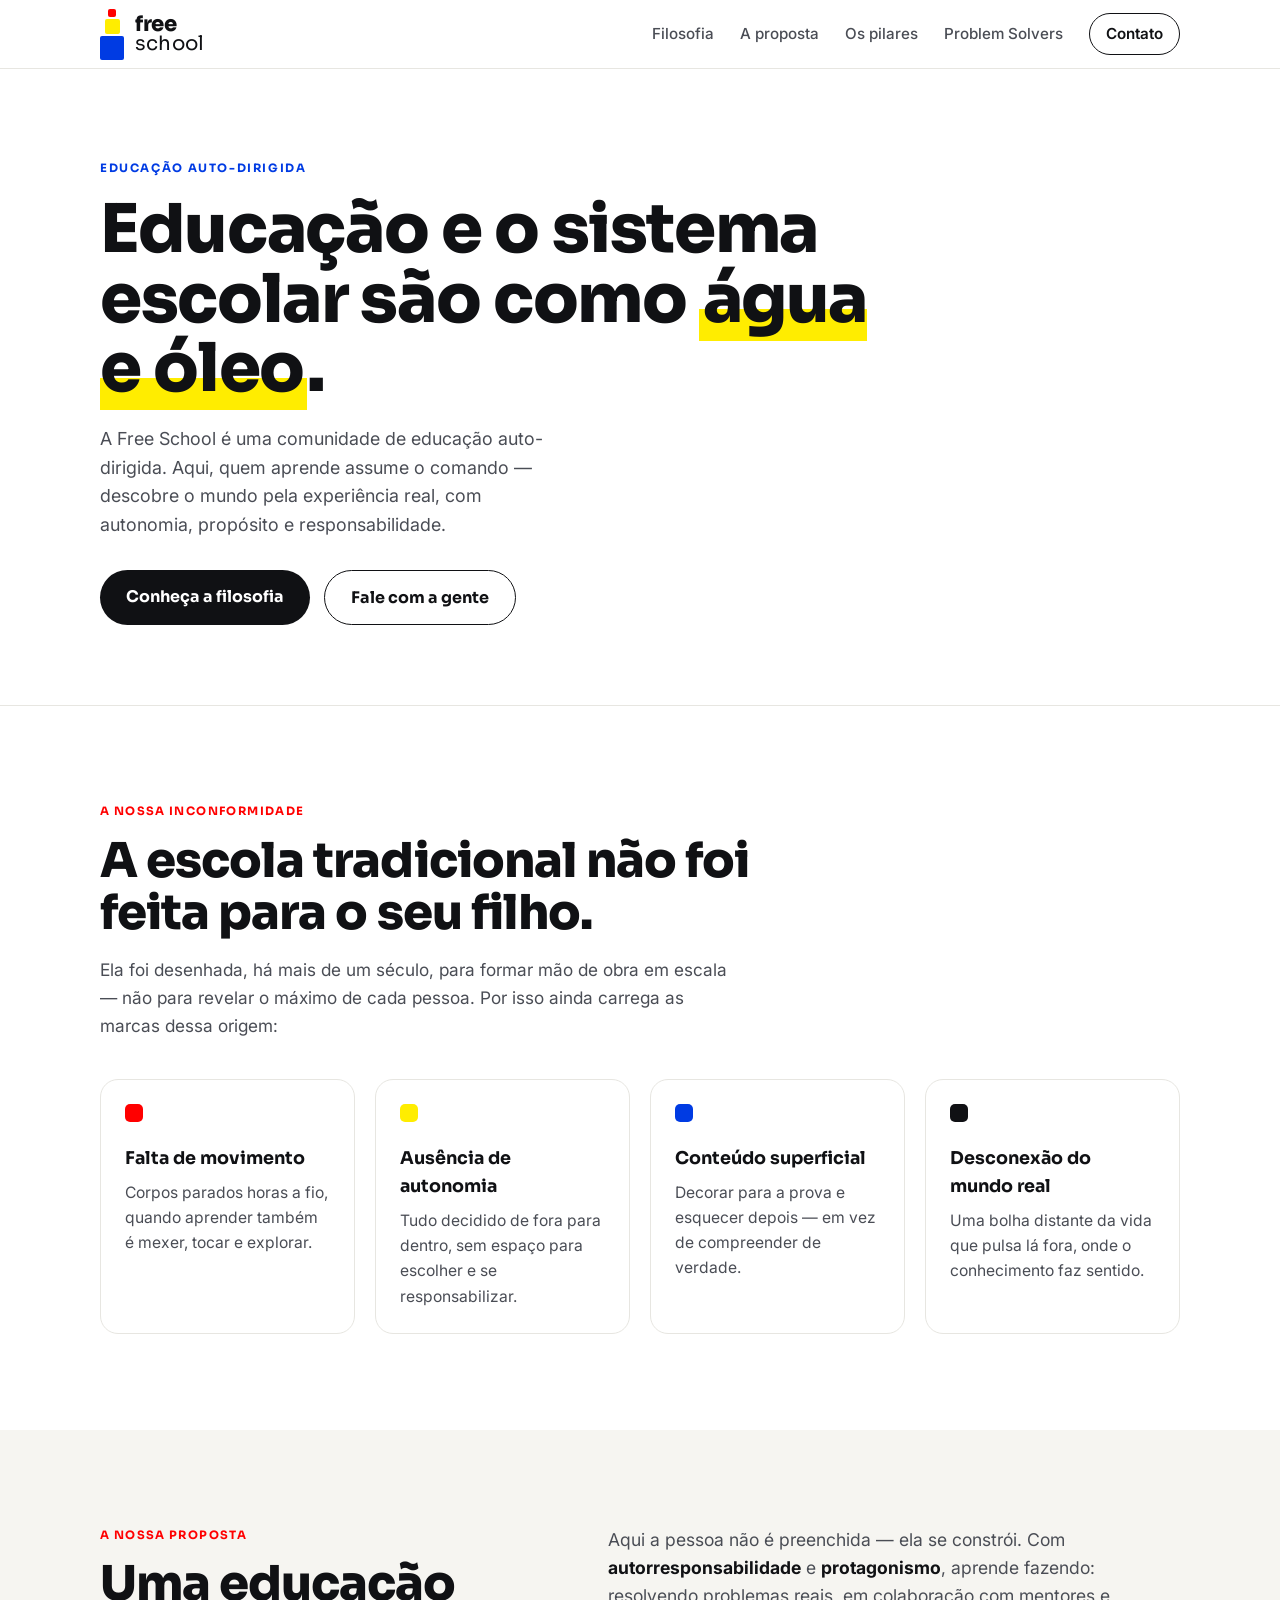
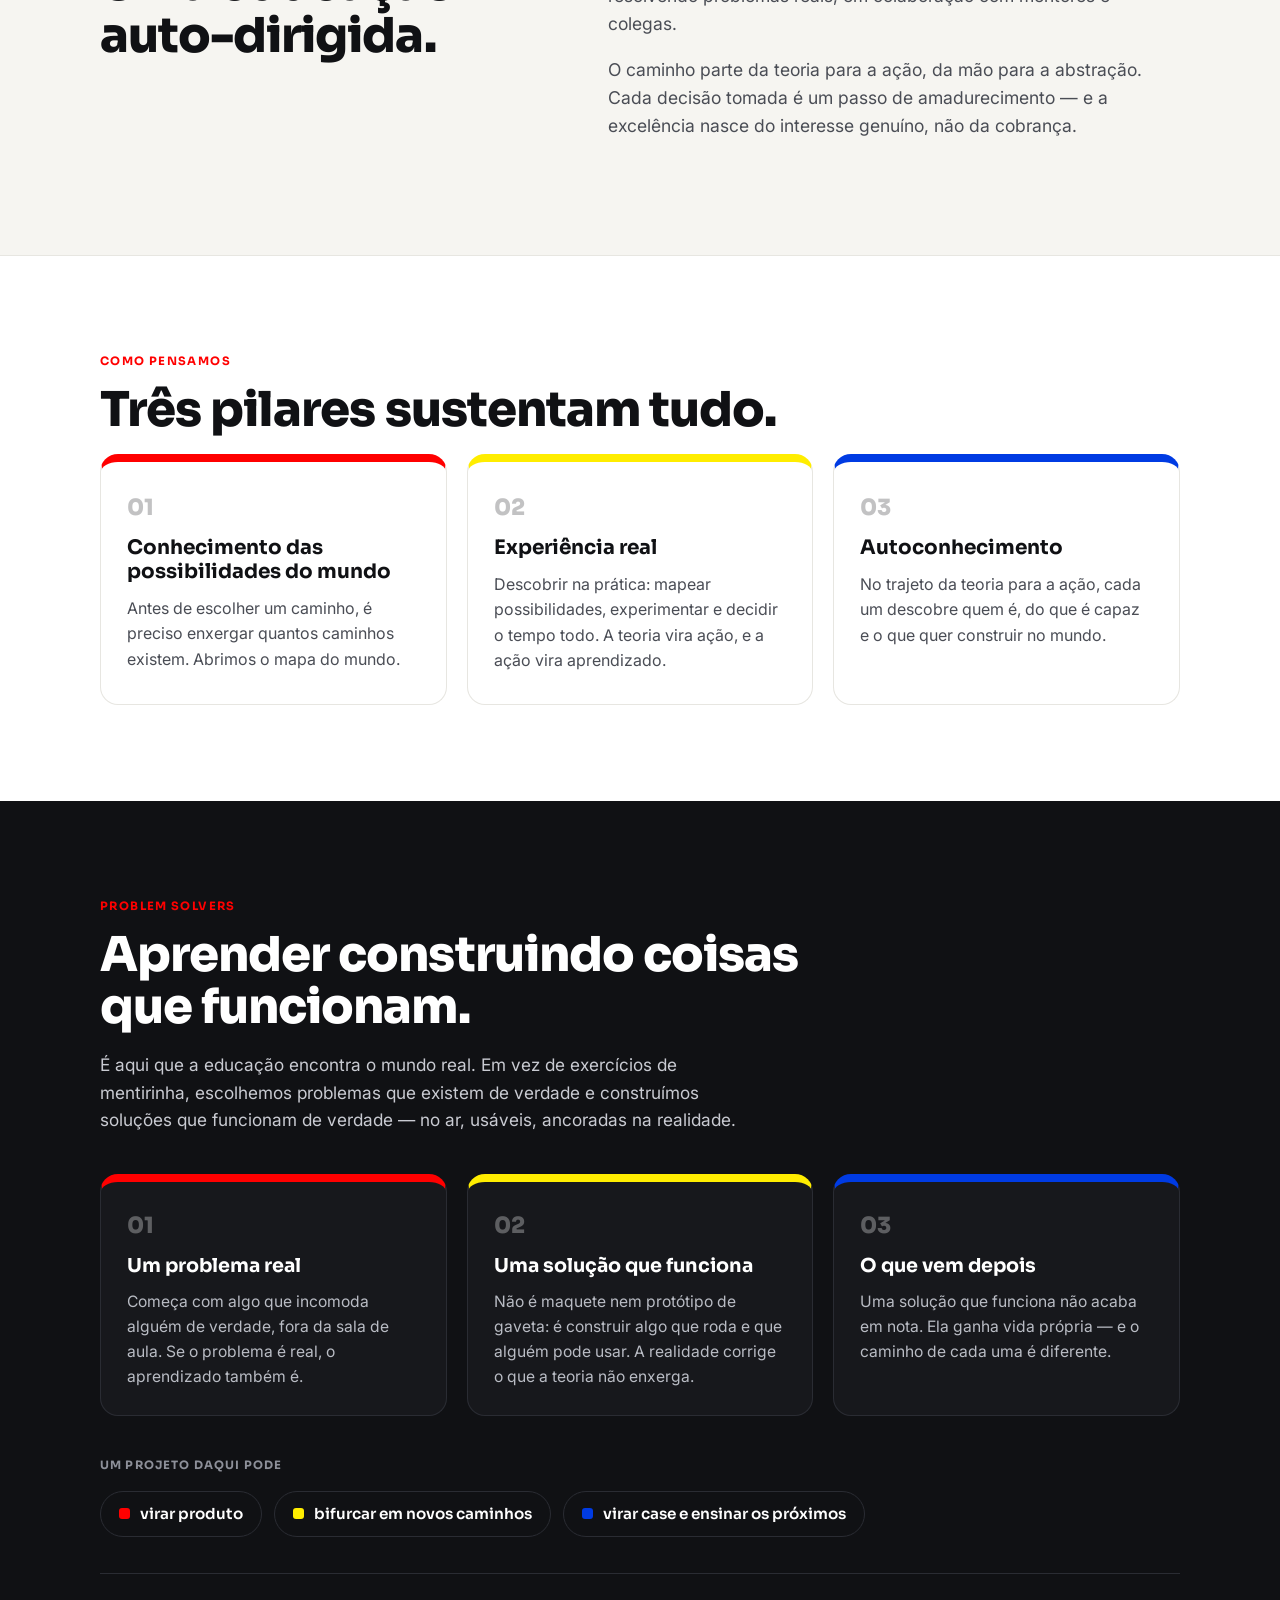
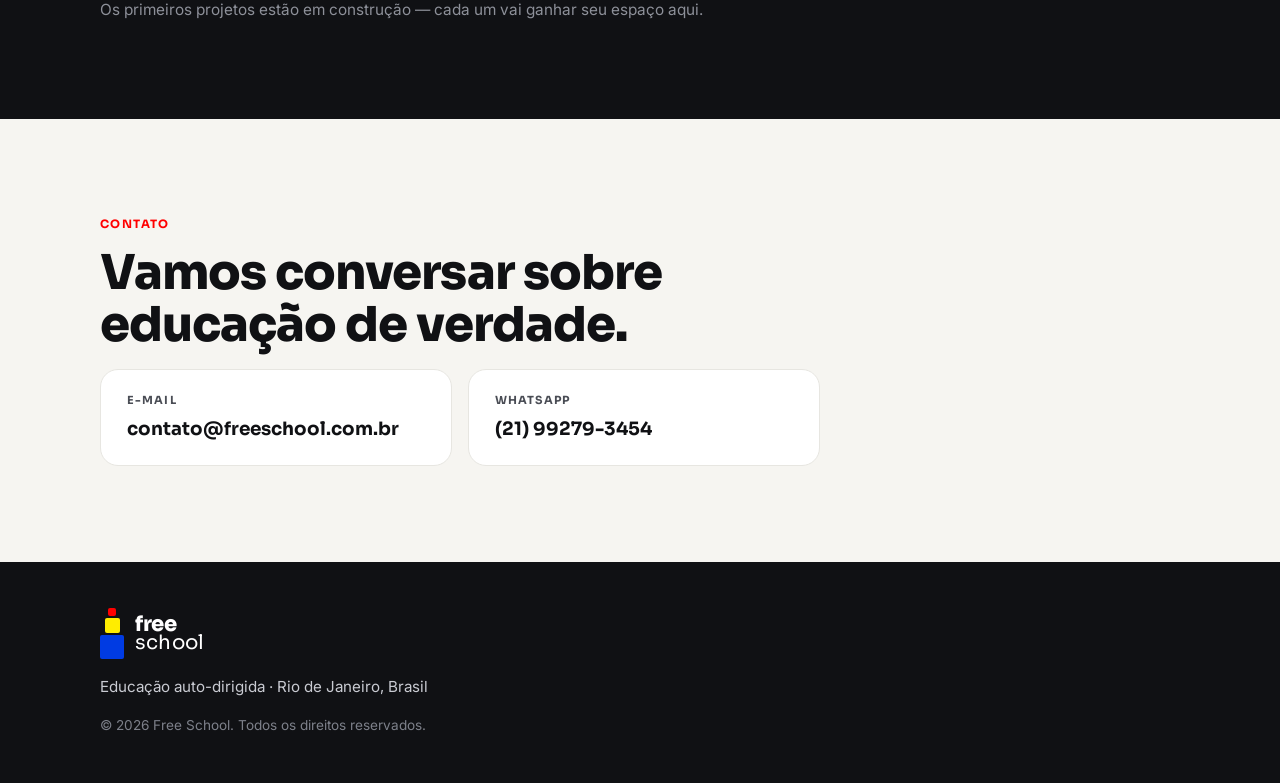
<file: index.html>
<!DOCTYPE html>
<html lang="pt-BR">
<head>
  <meta charset="UTF-8" />
  <meta name="viewport" content="width=device-width, initial-scale=1.0" />
  <title>Free School — Educação auto-dirigida</title>
  <meta name="description" content="A Free School é uma comunidade de educação auto-dirigida: quem aprende assume o comando, descobrindo o mundo pela experiência real, com autonomia e propósito." />
  <meta name="theme-color" content="#ffffff" />

  <!-- Open Graph -->
  <meta property="og:type" content="website" />
  <meta property="og:title" content="Free School — Educação auto-dirigida" />
  <meta property="og:description" content="Educação e o sistema escolar são como água e óleo. Conheça a educação auto-dirigida." />
  <meta property="og:url" content="https://www.freeschool.com.br/" />
  <meta property="og:image" content="https://www.freeschool.com.br/assets/logo-freeschool.png" />
  <meta property="og:locale" content="pt_BR" />

  <link rel="icon" href="/favicon.svg" type="image/svg+xml" />

  <link rel="preconnect" href="https://fonts.googleapis.com" />
  <link rel="preconnect" href="https://fonts.gstatic.com" crossorigin />
  <link href="https://fonts.googleapis.com/css2?family=Inter:wght@400;500;600&family=Sora:wght@400;600;700;800&display=swap" rel="stylesheet" />

  <link rel="stylesheet" href="/styles.css" />
</head>
<body>

  <!-- ================= HEADER ================= -->
  <header class="site-header" id="top">
    <div class="wrap header-inner">
      <a class="logo" href="#top" aria-label="Free School — início">
        <span class="logo-stack" aria-hidden="true">
          <span class="sq sq-r"></span>
          <span class="sq sq-y"></span>
          <span class="sq sq-b"></span>
        </span>
        <span class="logo-word"><b>free</b><i>school</i></span>
      </a>
      <nav class="nav" aria-label="Navegação principal">
        <a href="#filosofia">Filosofia</a>
        <a href="#proposta">A proposta</a>
        <a href="#pilares">Os pilares</a>
        <a href="#problem-solvers">Problem Solvers</a>
        <a href="#contato" class="nav-cta">Contato</a>
      </nav>
    </div>
  </header>

  <main>
    <!-- ================= HERO ================= -->
    <section class="hero">
      <div class="wrap hero-inner">
        <div class="hero-copy">
          <p class="eyebrow">Educação auto-dirigida</p>
          <h1>Educação e o sistema escolar são como <span class="hl">água e óleo</span>.</h1>
          <p class="lead">
            A Free School é uma comunidade de educação auto-dirigida. Aqui, quem aprende assume o
            comando — descobre o mundo pela experiência real, com autonomia, propósito e responsabilidade.
          </p>
          <div class="btn-row">
            <a class="btn btn-dark" href="#filosofia">Conheça a filosofia</a>
            <a class="btn btn-ghost" href="#contato">Fale com a gente</a>
          </div>
        </div>
      </div>
    </section>

    <!-- ================= FILOSOFIA / CRÍTICA ================= -->
    <section class="section" id="filosofia">
      <div class="wrap">
        <p class="tag">A nossa inconformidade</p>
        <h2 class="section-title">A escola tradicional não foi feita para o seu filho.</h2>
        <p class="section-lead">
          Ela foi desenhada, há mais de um século, para formar mão de obra em escala — não para
          revelar o máximo de cada pessoa. Por isso ainda carrega as marcas dessa origem:
        </p>
        <ul class="grid-4 problems">
          <li><span class="dot dot-red"></span><h3>Falta de movimento</h3><p>Corpos parados horas a fio, quando aprender também é mexer, tocar e explorar.</p></li>
          <li><span class="dot dot-yellow"></span><h3>Ausência de autonomia</h3><p>Tudo decidido de fora para dentro, sem espaço para escolher e se responsabilizar.</p></li>
          <li><span class="dot dot-blue"></span><h3>Conteúdo superficial</h3><p>Decorar para a prova e esquecer depois — em vez de compreender de verdade.</p></li>
          <li><span class="dot dot-dark"></span><h3>Desconexão do mundo real</h3><p>Uma bolha distante da vida que pulsa lá fora, onde o conhecimento faz sentido.</p></li>
        </ul>
      </div>
    </section>

    <!-- ================= PROPOSTA ================= -->
    <section class="section section-cream" id="proposta">
      <div class="wrap two-col">
        <div>
          <p class="tag">A nossa proposta</p>
          <h2 class="section-title">Uma educação auto-dirigida.</h2>
        </div>
        <div class="prose">
          <p>
            Aqui a pessoa não é preenchida — ela se constrói. Com <strong>autorresponsabilidade</strong>
            e <strong>protagonismo</strong>, aprende fazendo: resolvendo problemas reais, em colaboração
            com mentores e colegas.
          </p>
          <p>
            O caminho parte da teoria para a ação, da mão para a abstração. Cada decisão tomada é um passo
            de amadurecimento — e a excelência nasce do interesse genuíno, não da cobrança.
          </p>
        </div>
      </div>
    </section>

    <!-- ================= PILARES ================= -->
    <section class="section" id="pilares">
      <div class="wrap">
        <p class="tag">Como pensamos</p>
        <h2 class="section-title">Três pilares sustentam tudo.</h2>
        <div class="grid-3 pillars">
          <article class="pillar pillar-red">
            <span class="pillar-num">01</span>
            <h3>Conhecimento das possibilidades do mundo</h3>
            <p>Antes de escolher um caminho, é preciso enxergar quantos caminhos existem. Abrimos o mapa do mundo.</p>
          </article>
          <article class="pillar pillar-yellow">
            <span class="pillar-num">02</span>
            <h3>Experiência real</h3>
            <p>Descobrir na prática: mapear possibilidades, experimentar e decidir o tempo todo. A teoria vira ação, e a ação vira aprendizado.</p>
          </article>
          <article class="pillar pillar-blue">
            <span class="pillar-num">03</span>
            <h3>Autoconhecimento</h3>
            <p>No trajeto da teoria para a ação, cada um descobre quem é, do que é capaz e o que quer construir no mundo.</p>
          </article>
        </div>
      </div>
    </section>

    <!-- ================= PROBLEM SOLVERS ================= -->
    <section class="section section-dark" id="problem-solvers">
      <div class="wrap">
        <p class="tag tag-light">Problem Solvers</p>
        <h2 class="section-title">Aprender construindo coisas que funcionam.</h2>
        <p class="section-lead">
          É aqui que a educação encontra o mundo real. Em vez de exercícios de mentirinha,
          escolhemos problemas que existem de verdade e construímos soluções que funcionam
          de verdade — no ar, usáveis, ancoradas na realidade.
        </p>

        <div class="grid-3 steps">
          <article class="step step-red">
            <span class="step-num">01</span>
            <h3>Um problema real</h3>
            <p>Começa com algo que incomoda alguém de verdade, fora da sala de aula. Se o problema é real, o aprendizado também é.</p>
          </article>
          <article class="step step-yellow">
            <span class="step-num">02</span>
            <h3>Uma solução que funciona</h3>
            <p>Não é maquete nem protótipo de gaveta: é construir algo que roda e que alguém pode usar. A realidade corrige o que a teoria não enxerga.</p>
          </article>
          <article class="step step-blue">
            <span class="step-num">03</span>
            <h3>O que vem depois</h3>
            <p>Uma solução que funciona não acaba em nota. Ela ganha vida própria — e o caminho de cada uma é diferente.</p>
          </article>
        </div>

        <div class="outcomes">
          <p class="outcomes-label">Um projeto daqui pode</p>
          <ul class="chips">
            <li><span class="chip-dot dot-red"></span>virar produto</li>
            <li><span class="chip-dot dot-yellow"></span>bifurcar em novos caminhos</li>
            <li><span class="chip-dot dot-blue"></span>virar case e ensinar os próximos</li>
          </ul>
        </div>

        <p class="soon">Os primeiros projetos estão em construção — cada um vai ganhar seu espaço aqui.</p>
      </div>
    </section>

    <!-- ================= CONTATO ================= -->
    <section class="section section-cream" id="contato">
      <div class="wrap contact">
        <p class="tag">Contato</p>
        <h2 class="section-title">Vamos conversar sobre educação de verdade.</h2>
        <div class="contact-grid">
          <a class="contact-item" href="mailto:contato@freeschool.com.br">
            <span class="contact-label">E-mail</span>
            <span class="contact-value">contato@freeschool.com.br</span>
          </a>
          <a class="contact-item" href="https://wa.me/5521992793454" target="_blank" rel="noopener">
            <span class="contact-label">WhatsApp</span>
            <span class="contact-value">(21) 99279-3454</span>
          </a>
        </div>
      </div>
    </section>
  </main>

  <!-- ================= FOOTER ================= -->
  <footer class="site-footer">
    <div class="wrap footer-inner">
      <a class="logo logo--light" href="#top" aria-label="Free School">
        <span class="logo-stack" aria-hidden="true">
          <span class="sq sq-r"></span>
          <span class="sq sq-y"></span>
          <span class="sq sq-b"></span>
        </span>
        <span class="logo-word"><b>free</b><i>school</i></span>
      </a>
      <p class="footer-note">Educação auto-dirigida · Rio de Janeiro, Brasil</p>
      <p class="footer-copy">© <span id="year">2026</span> Free School. Todos os direitos reservados.</p>
    </div>
  </footer>

  <script>
    document.getElementById('year').textContent = new Date().getFullYear();
  </script>
</body>
</html>
</file>
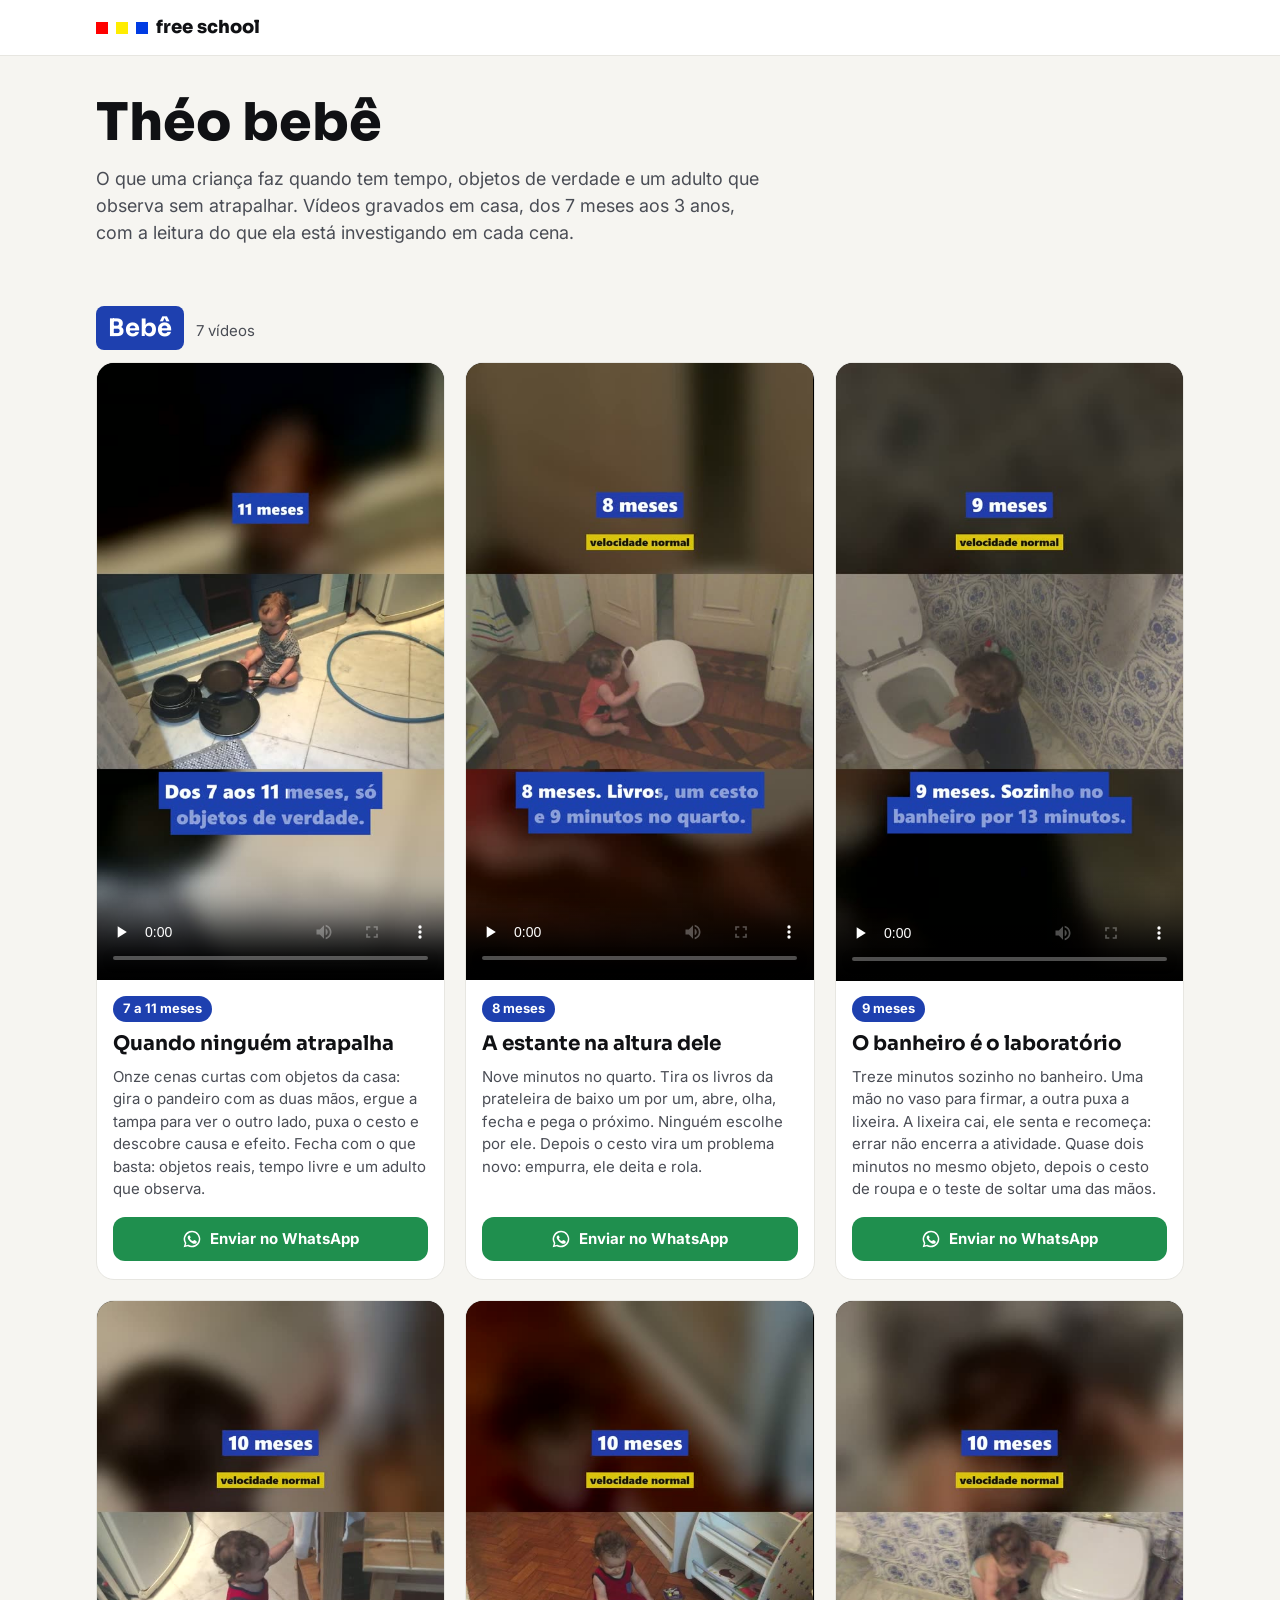
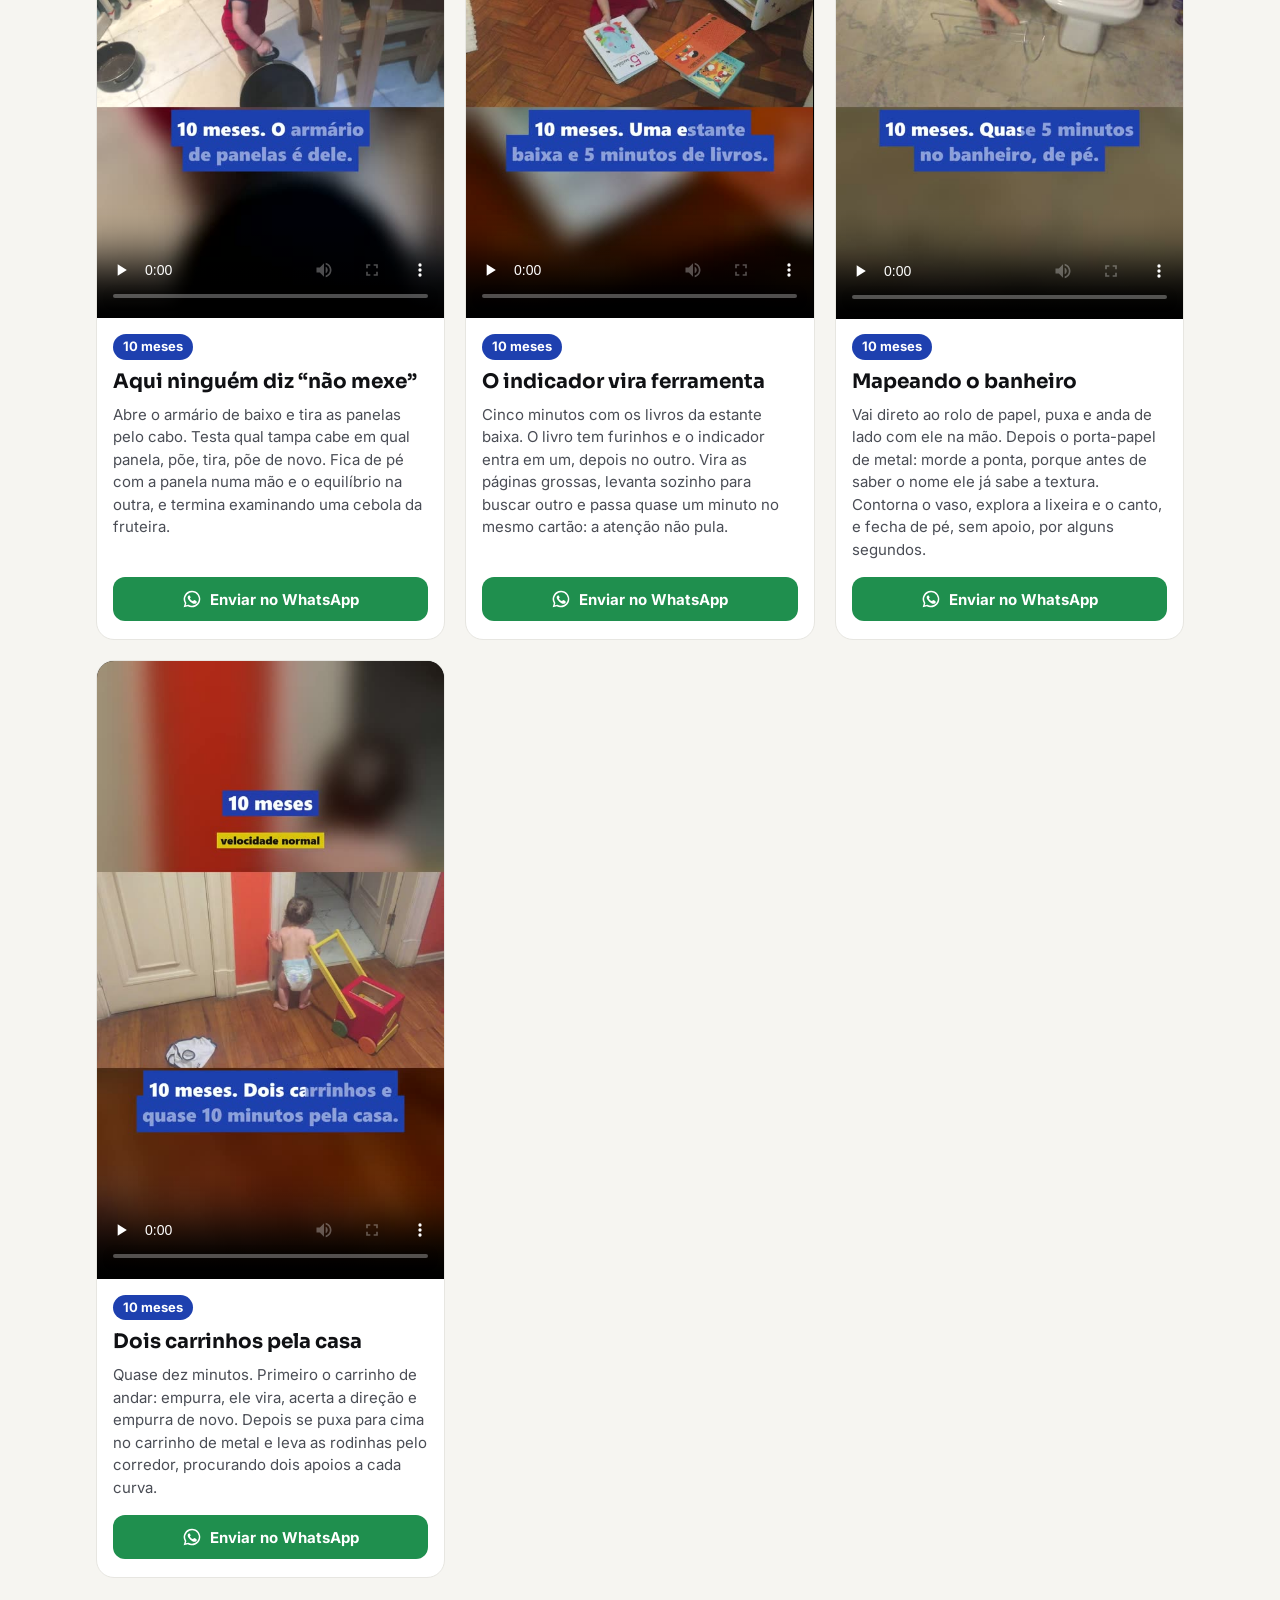
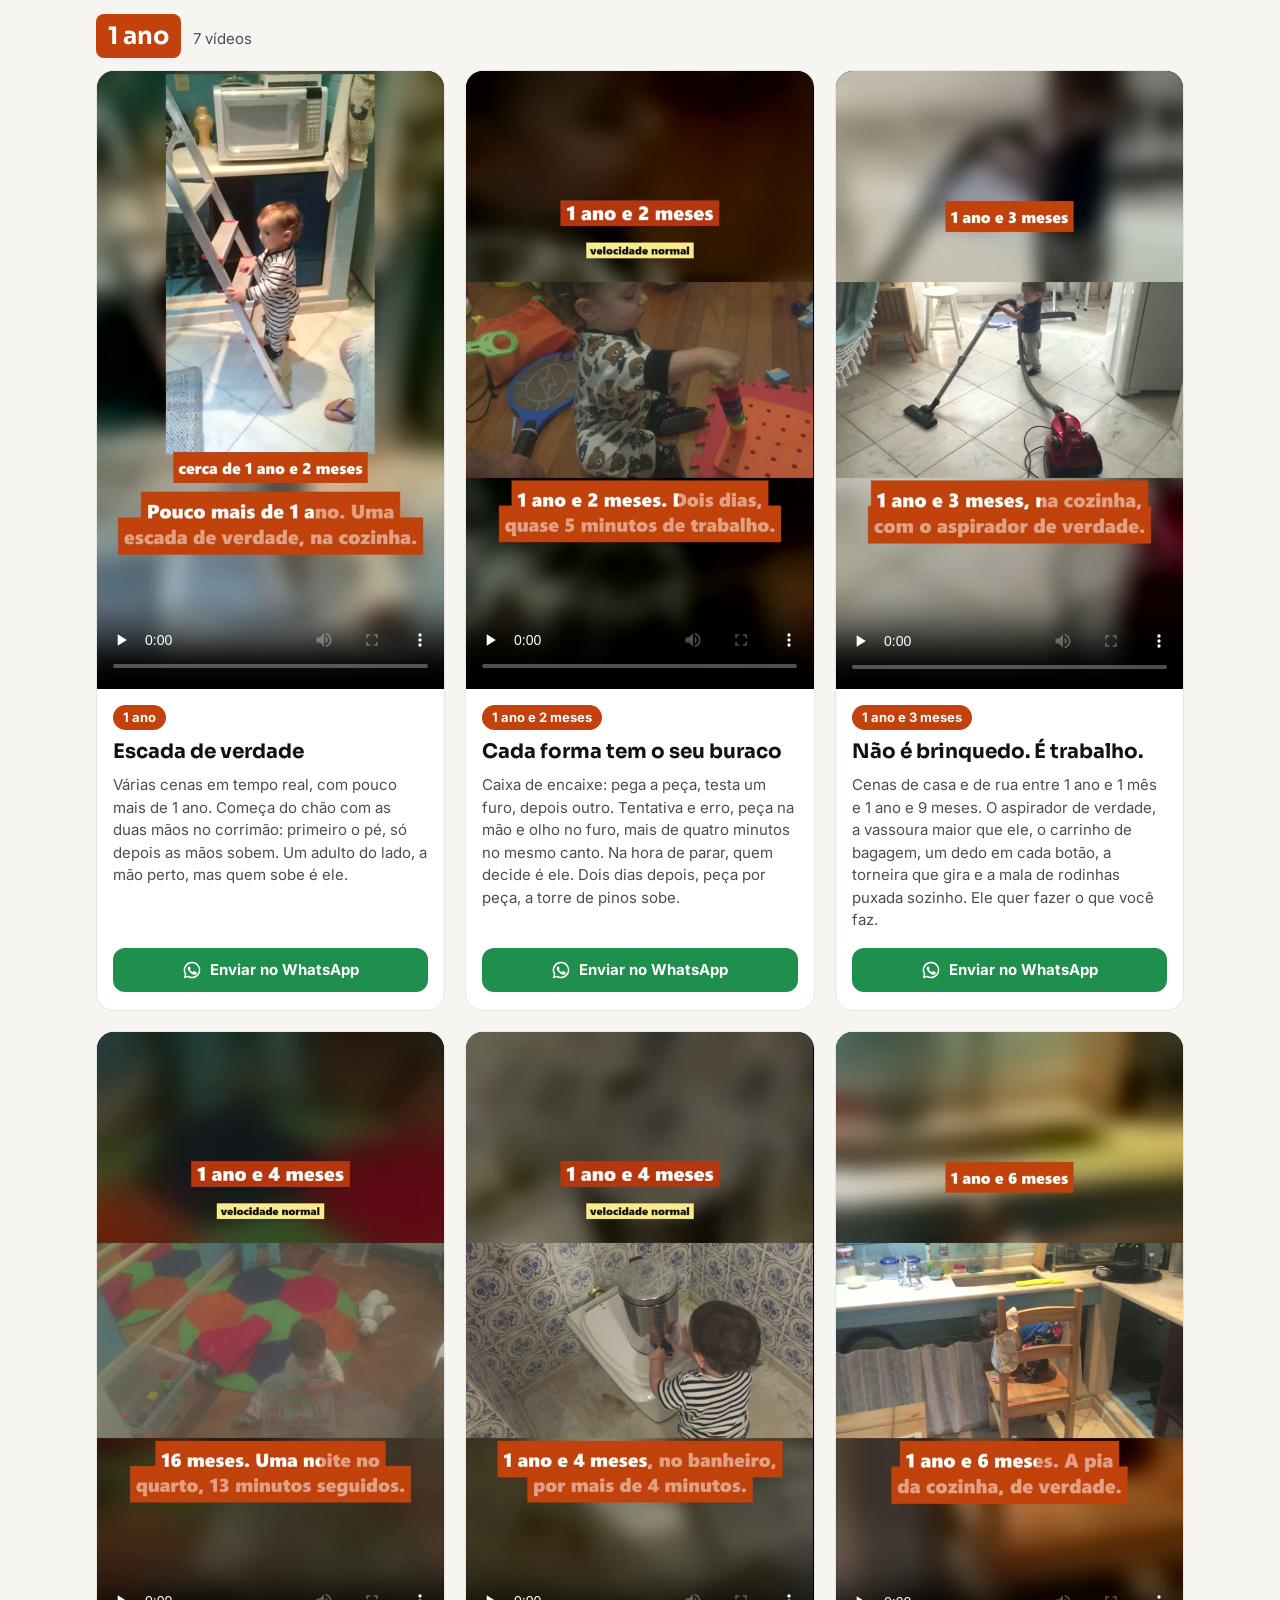
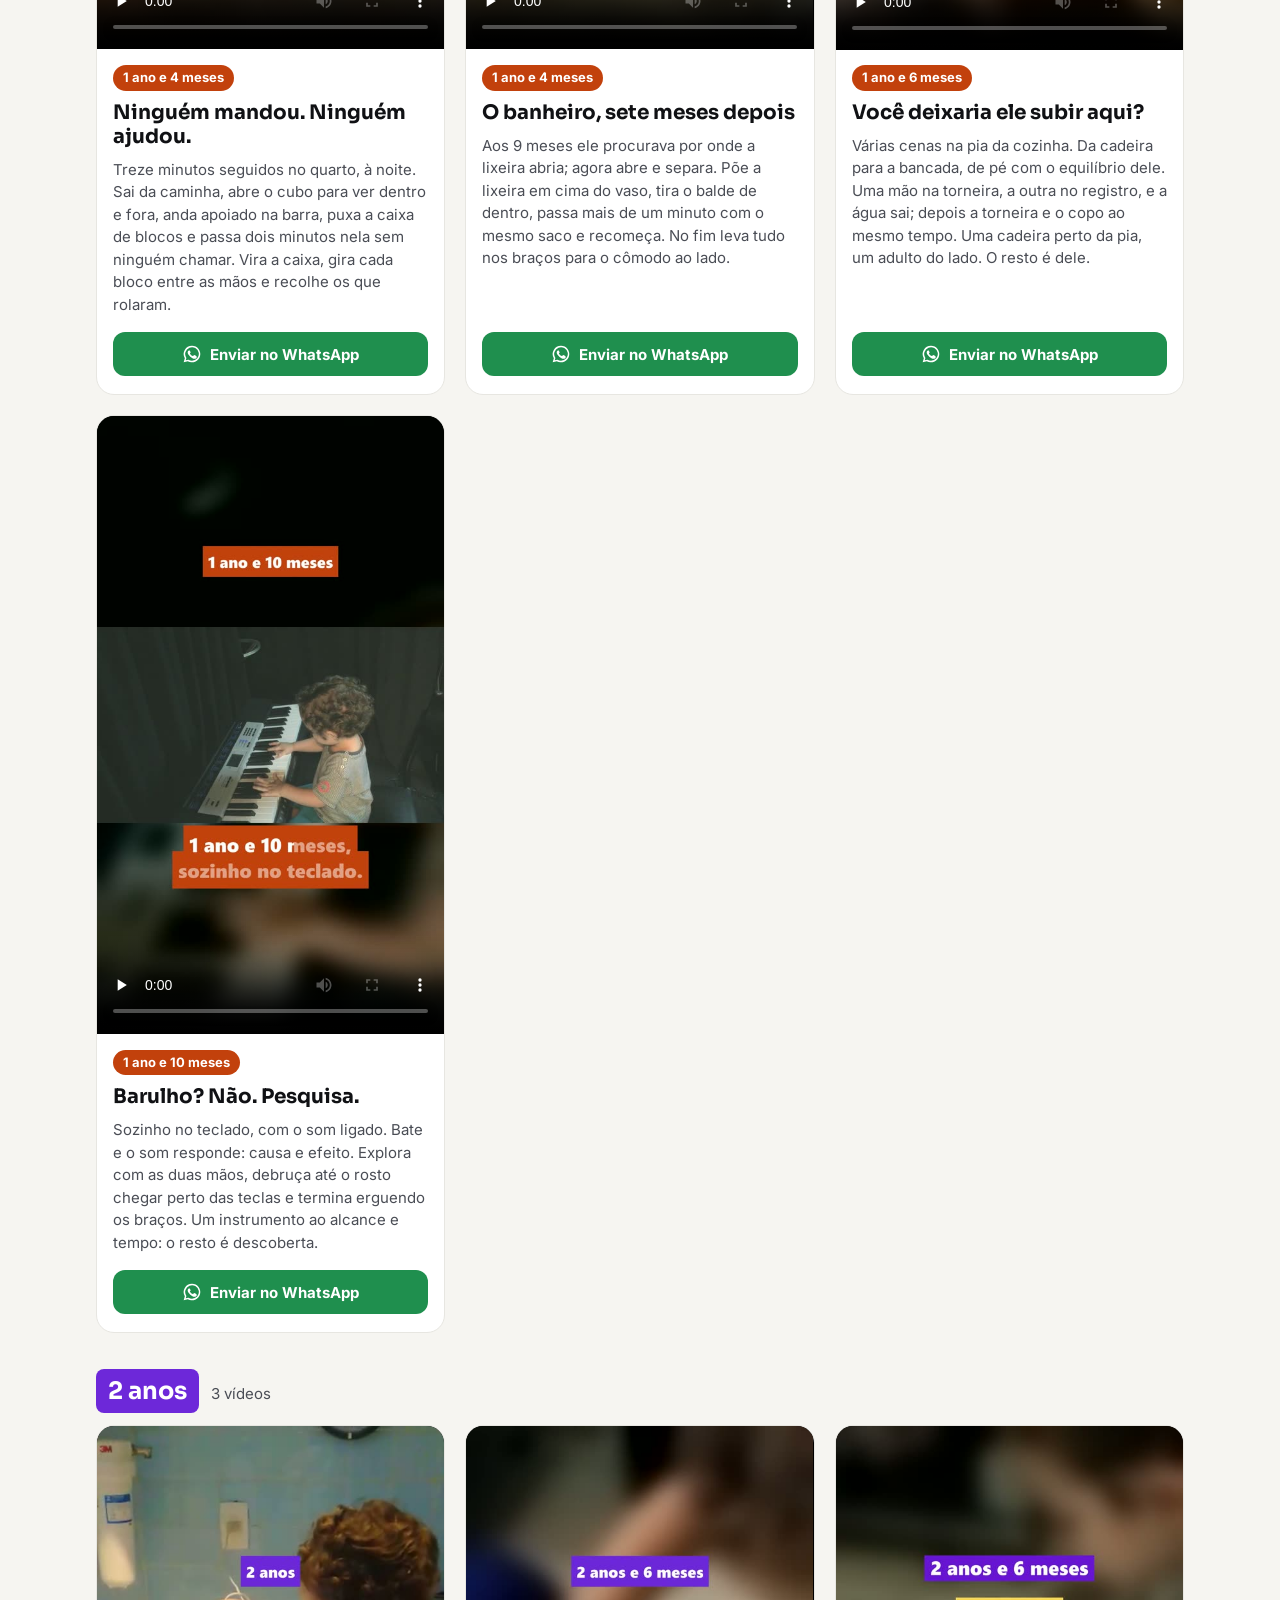
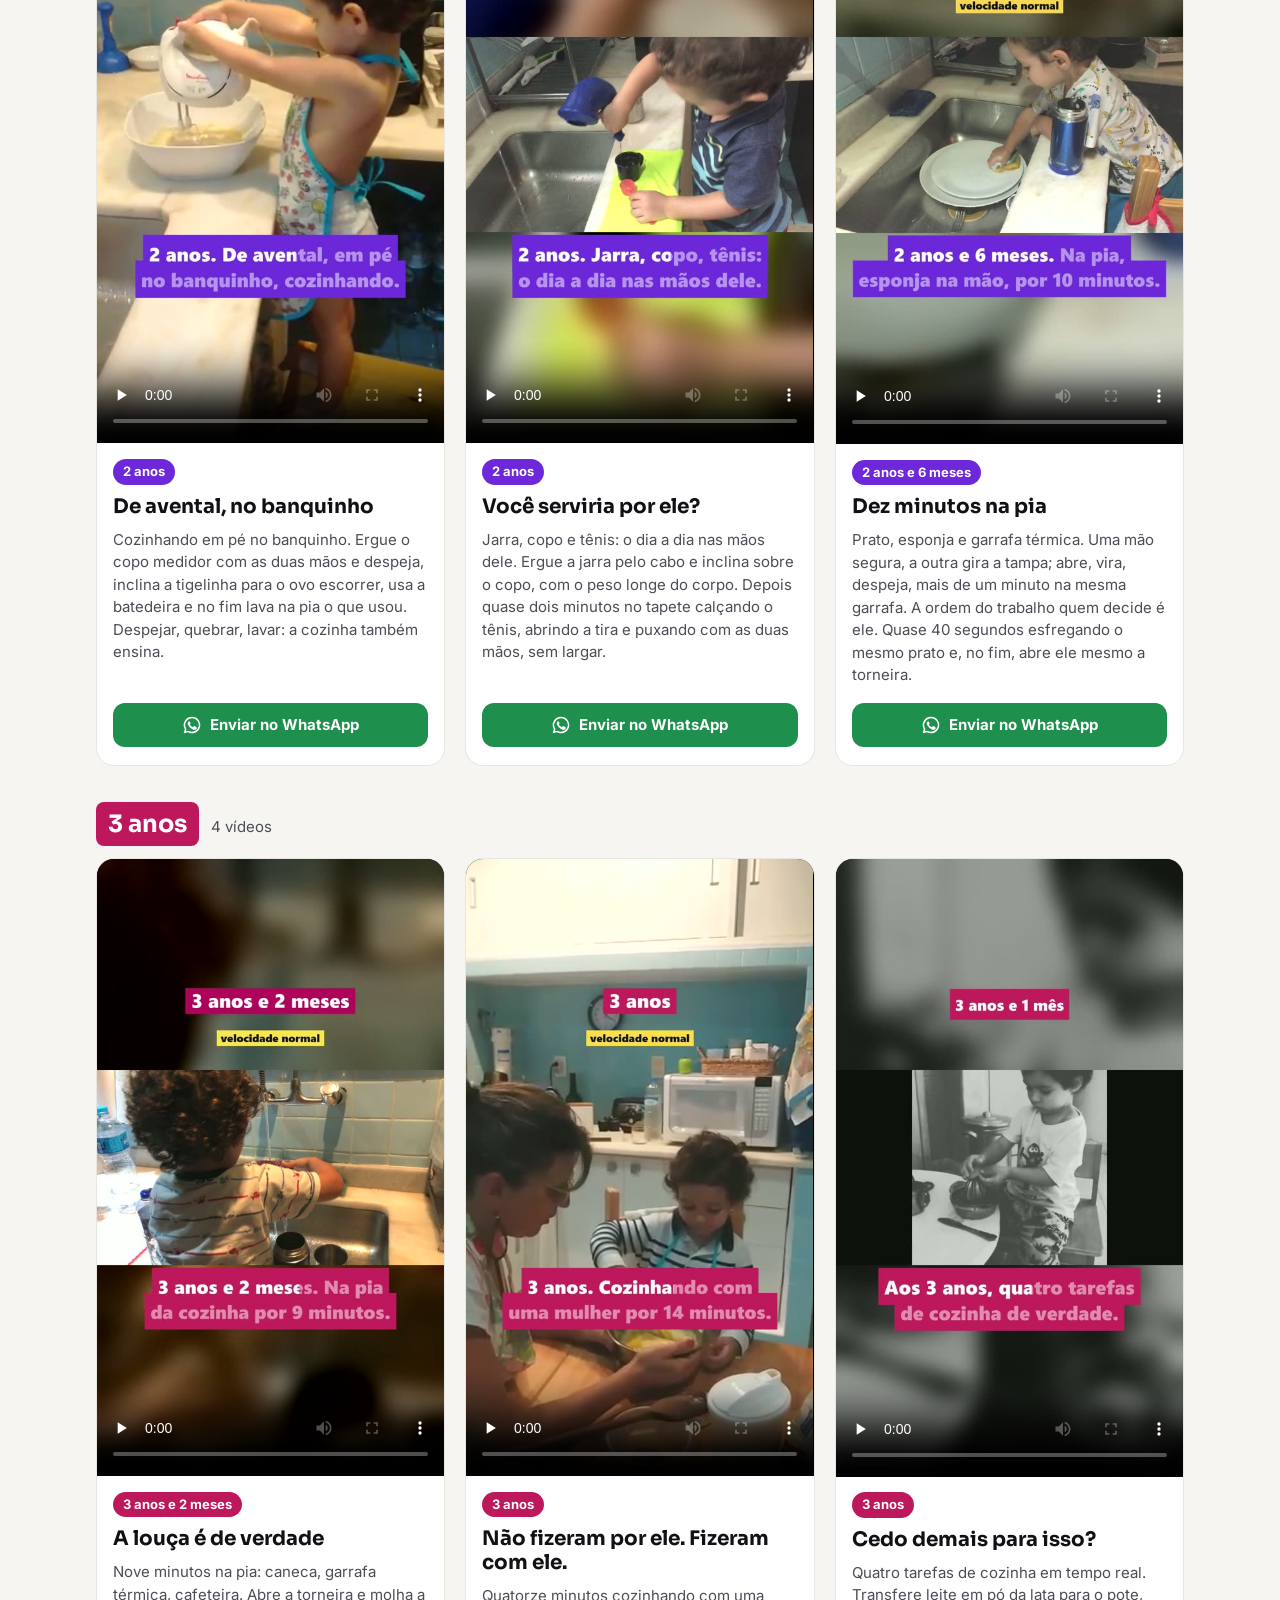
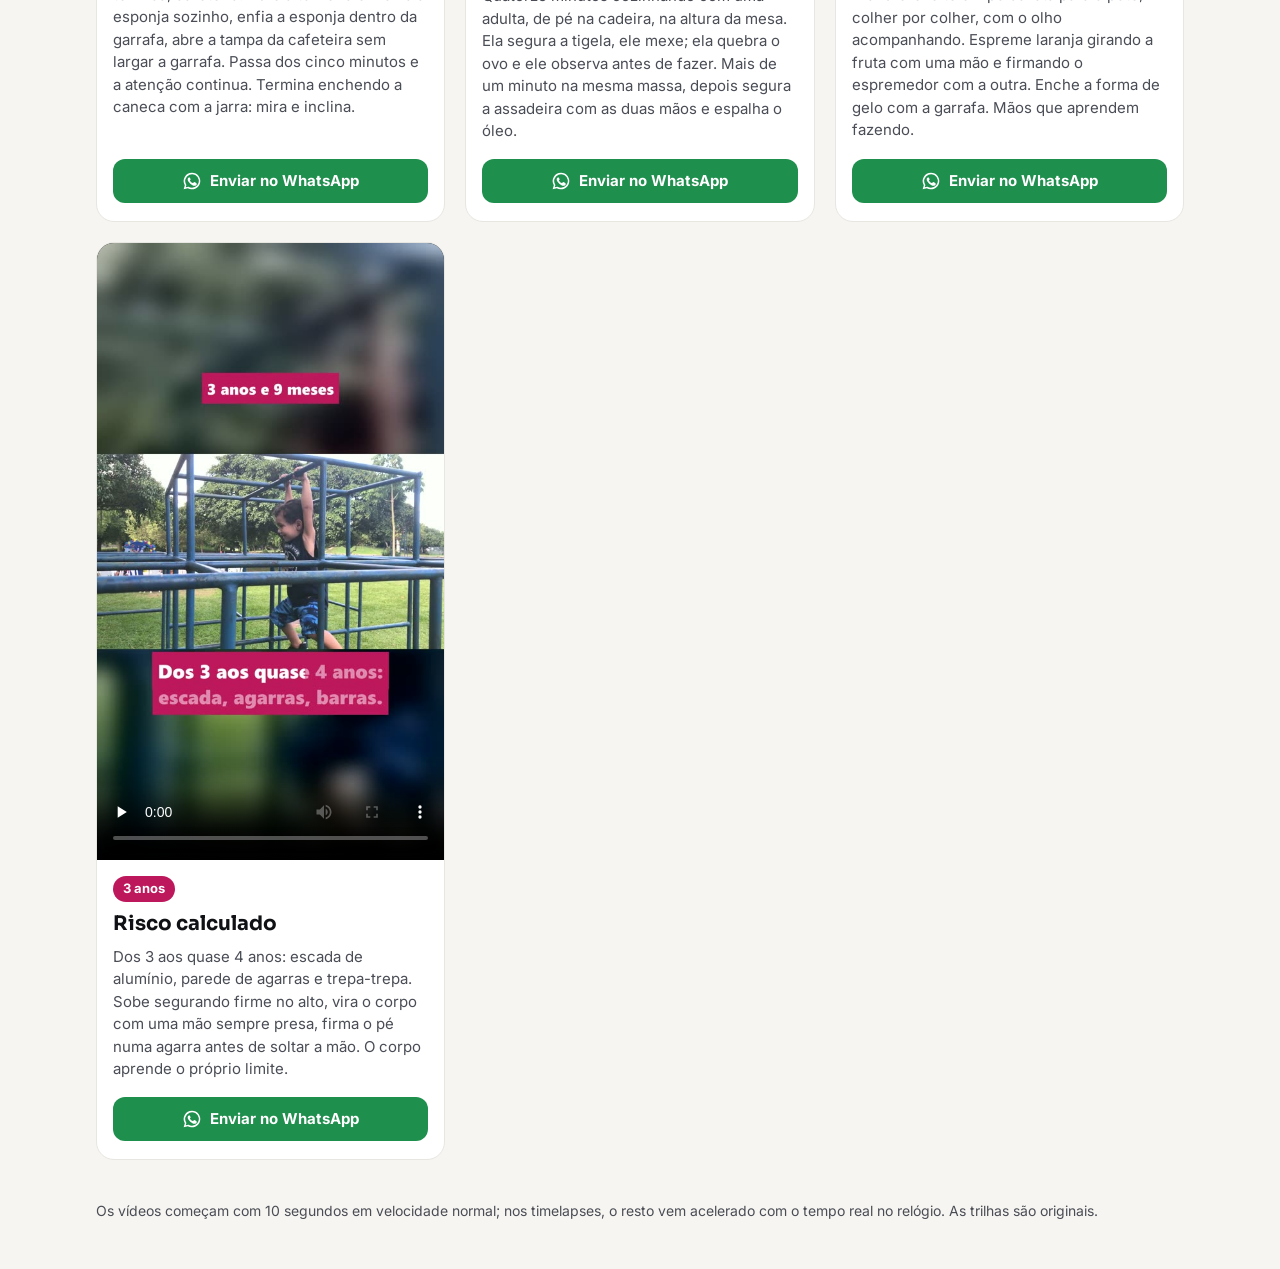
<file: theobebe/index.html>
<!doctype html>
<html lang="pt-BR">
<head>
<meta charset="utf-8">
<meta name="viewport" content="width=device-width, initial-scale=1">
<title>Théo bebê · Free School</title>
<meta name="robots" content="noindex, nofollow">
<meta name="description" content="O que uma criança faz com tempo, objetos de verdade e um adulto que observa. Vídeos do Théo, dos 7 meses aos 3 anos.">
<meta property="og:title" content="Théo bebê">
<meta property="og:description" content="O que uma criança faz com tempo, objetos de verdade e um adulto que observa.">
<meta property="og:image" content="https://theobebe.freeschool.com.br/theobebe/videos/panelas.jpg">
<meta property="og:type" content="website">
<link rel="icon" href="/favicon.svg" type="image/svg+xml">
<link rel="preconnect" href="https://fonts.googleapis.com">
<link rel="preconnect" href="https://fonts.gstatic.com" crossorigin>
<link href="https://fonts.googleapis.com/css2?family=Inter:wght@400;500;700&family=Sora:wght@600;800&display=swap" rel="stylesheet">
<style>
  :root {
    --ink: #101114; --ink-soft: #4a4d55; --cream: #f6f5f1; --line: #e7e6e1; --white: #fff;
    --red: #ff0000; --yellow: #ffed00; --blue: #003be3; --wa: #1f8f4e;
    --bebe: #1e40af; --ano1: #c2410c; --ano2: #6d28d9; --ano3: #be185d;
  }
  * { box-sizing: border-box; }
  body { margin: 0; font-family: "Inter", system-ui, -apple-system, "Segoe UI", sans-serif; color: var(--ink);
         background: var(--cream); -webkit-font-smoothing: antialiased; line-height: 1.5; }
  .wrap { max-width: 1120px; margin: 0 auto; padding: 0 16px; }
  header { background: var(--white); border-bottom: 1px solid var(--line); }
  .logo { display: inline-flex; align-items: center; gap: 8px; padding: 14px 0; font-family: "Sora", sans-serif;
          font-weight: 800; font-size: 18px; text-decoration: none; color: var(--ink); }
  .logo i { width: 12px; height: 12px; display: inline-block; }
  .hero { padding: 40px 0 24px; }
  .hero h1 { font-family: "Sora", sans-serif; font-weight: 800; font-size: clamp(30px, 7vw, 52px); line-height: 1.05;
             margin: 0 0 14px; }
  .hero p { font-size: 18px; color: var(--ink-soft); max-width: 680px; margin: 0; }
  .fase { margin: 36px 0 12px; display: flex; align-items: baseline; gap: 12px; flex-wrap: wrap; }
  .fase h2 { font-family: "Sora", sans-serif; font-size: 24px; margin: 0; padding: 4px 12px; color: #fff; border-radius: 8px; }
  .fase span { color: var(--ink-soft); font-size: 15px; }
  .grade { display: grid; grid-template-columns: repeat(auto-fill, minmax(290px, 1fr)); gap: 20px; }
  .card { background: var(--white); border: 1px solid var(--line); border-radius: 18px; overflow: hidden;
          display: flex; flex-direction: column; scroll-margin-top: 16px; }
  .card video { width: 100%; aspect-ratio: 9 / 16; background: #000; display: block; object-fit: contain; }
  .card .corpo { padding: 16px 16px 18px; display: flex; flex-direction: column; gap: 10px; flex: 1; }
  .idade { align-self: flex-start; font-size: 13px; font-weight: 700; color: #fff; padding: 3px 10px; border-radius: 999px; }
  .card h3 { font-family: "Sora", sans-serif; font-size: 20px; margin: 0; line-height: 1.2; }
  .card p { margin: 0; color: var(--ink-soft); font-size: 15px; }
  .acoes { margin-top: auto; display: flex; gap: 8px; flex-wrap: wrap; padding-top: 6px; }
  .btn { display: inline-flex; align-items: center; justify-content: center; gap: 8px; border: 0; cursor: pointer;
         font: 700 15px "Inter", sans-serif; text-decoration: none; border-radius: 12px; padding: 12px 16px; }
  .btn-wa { background: var(--wa); color: #fff; flex: 1; min-width: 190px; }
  .btn-wa svg { width: 20px; height: 20px; fill: currentColor; }
  .btn-arq { background: var(--cream); color: var(--ink); border: 1px solid var(--line); }
  .btn-arq[hidden] { display: none; }
  .bebe .idade, .fase.bebe h2 { background: var(--bebe); }
  .ano1 .idade, .fase.ano1 h2 { background: var(--ano1); }
  .ano2 .idade, .fase.ano2 h2 { background: var(--ano2); }
  .ano3 .idade, .fase.ano3 h2 { background: var(--ano3); }
  footer { padding: 40px 0 48px; color: var(--ink-soft); font-size: 14px; }
  .aviso { background: var(--white); border: 1px solid var(--line); border-radius: 14px; padding: 14px 16px; margin-top: 18px;
           font-size: 14px; color: var(--ink-soft); max-width: 680px; }
</style>
</head>
<body>
<header><div class="wrap">
  <a class="logo" href="https://www.freeschool.com.br"><i style="background:var(--red)"></i><i style="background:var(--yellow)"></i><i style="background:var(--blue)"></i>free school</a>
</div></header>

<main class="wrap">
  <section class="hero">
    <h1>Théo bebê</h1>
    <p>O que uma criança faz quando tem tempo, objetos de verdade e um adulto que observa sem atrapalhar. Vídeos gravados em casa, dos 7 meses aos 3 anos, com a leitura do que ela está investigando em cada cena.</p>
  </section>
  <div id="lista"></div>
  <footer>Os vídeos começam com 10 segundos em velocidade normal; nos timelapses, o resto vem acelerado com o tempo real no relógio. As trilhas são originais.</footer>
</main>

<script>
const VIDEOS = [
  { fase: "bebe", slug: "compilado-bebe", idade: "7 a 11 meses", titulo: "Quando ninguém atrapalha",
    resumo: "Onze cenas curtas com objetos da casa: gira o pandeiro com as duas mãos, ergue a tampa para ver o outro lado, puxa o cesto e descobre causa e efeito. Fecha com o que basta: objetos reais, tempo livre e um adulto que observa." },
  { fase: "bebe", slug: "estante-cesto", idade: "8 meses", titulo: "A estante na altura dele",
    resumo: "Nove minutos no quarto. Tira os livros da prateleira de baixo um por um, abre, olha, fecha e pega o próximo. Ninguém escolhe por ele. Depois o cesto vira um problema novo: empurra, ele deita e rola." },
  { fase: "bebe", slug: "banheiro-9-meses", idade: "9 meses", titulo: "O banheiro é o laboratório",
    resumo: "Treze minutos sozinho no banheiro. Uma mão no vaso para firmar, a outra puxa a lixeira. A lixeira cai, ele senta e recomeça: errar não encerra a atividade. Quase dois minutos no mesmo objeto, depois o cesto de roupa e o teste de soltar uma das mãos." },
  { fase: "bebe", slug: "panelas", idade: "10 meses", titulo: "Aqui ninguém diz “não mexe”",
    resumo: "Abre o armário de baixo e tira as panelas pelo cabo. Testa qual tampa cabe em qual panela, põe, tira, põe de novo. Fica de pé com a panela numa mão e o equilíbrio na outra, e termina examinando uma cebola da fruteira." },
  { fase: "bebe", slug: "livros", idade: "10 meses", titulo: "O indicador vira ferramenta",
    resumo: "Cinco minutos com os livros da estante baixa. O livro tem furinhos e o indicador entra em um, depois no outro. Vira as páginas grossas, levanta sozinho para buscar outro e passa quase um minuto no mesmo cartão: a atenção não pula." },
  { fase: "bebe", slug: "banheiro-porta-papel", idade: "10 meses", titulo: "Mapeando o banheiro",
    resumo: "Vai direto ao rolo de papel, puxa e anda de lado com ele na mão. Depois o porta-papel de metal: morde a ponta, porque antes de saber o nome ele já sabe a textura. Contorna o vaso, explora a lixeira e o canto, e fecha de pé, sem apoio, por alguns segundos." },
  { fase: "bebe", slug: "carrinho", idade: "10 meses", titulo: "Dois carrinhos pela casa",
    resumo: "Quase dez minutos. Primeiro o carrinho de andar: empurra, ele vira, acerta a direção e empurra de novo. Depois se puxa para cima no carrinho de metal e leva as rodinhas pelo corredor, procurando dois apoios a cada curva." },
  { fase: "ano1", slug: "escada", idade: "1 ano", titulo: "Escada de verdade",
    resumo: "Várias cenas em tempo real, com pouco mais de 1 ano. Começa do chão com as duas mãos no corrimão: primeiro o pé, só depois as mãos sobem. Um adulto do lado, a mão perto, mas quem sobe é ele." },
  { fase: "ano1", slug: "encaixe", idade: "1 ano e 2 meses", titulo: "Cada forma tem o seu buraco",
    resumo: "Caixa de encaixe: pega a peça, testa um furo, depois outro. Tentativa e erro, peça na mão e olho no furo, mais de quatro minutos no mesmo canto. Na hora de parar, quem decide é ele. Dois dias depois, peça por peça, a torre de pinos sobe." },
  { fase: "ano1", slug: "vida-pratica", idade: "1 ano e 3 meses", titulo: "Não é brinquedo. É trabalho.",
    resumo: "Cenas de casa e de rua entre 1 ano e 1 mês e 1 ano e 9 meses. O aspirador de verdade, a vassoura maior que ele, o carrinho de bagagem, um dedo em cada botão, a torneira que gira e a mala de rodinhas puxada sozinho. Ele quer fazer o que você faz." },
  { fase: "ano1", slug: "quarto", idade: "1 ano e 4 meses", titulo: "Ninguém mandou. Ninguém ajudou.",
    resumo: "Treze minutos seguidos no quarto, à noite. Sai da caminha, abre o cubo para ver dentro e fora, anda apoiado na barra, puxa a caixa de blocos e passa dois minutos nela sem ninguém chamar. Vira a caixa, gira cada bloco entre as mãos e recolhe os que rolaram." },
  { fase: "ano1", slug: "banheiro-16-meses", idade: "1 ano e 4 meses", titulo: "O banheiro, sete meses depois",
    resumo: "Aos 9 meses ele procurava por onde a lixeira abria; agora abre e separa. Põe a lixeira em cima do vaso, tira o balde de dentro, passa mais de um minuto com o mesmo saco e recomeça. No fim leva tudo nos braços para o cômodo ao lado." },
  { fase: "ano1", slug: "pia-cozinha", idade: "1 ano e 6 meses", titulo: "Você deixaria ele subir aqui?",
    resumo: "Várias cenas na pia da cozinha. Da cadeira para a bancada, de pé com o equilíbrio dele. Uma mão na torneira, a outra no registro, e a água sai; depois a torneira e o copo ao mesmo tempo. Uma cadeira perto da pia, um adulto do lado. O resto é dele." },
  { fase: "ano1", slug: "teclado", idade: "1 ano e 10 meses", titulo: "Barulho? Não. Pesquisa.",
    resumo: "Sozinho no teclado, com o som ligado. Bate e o som responde: causa e efeito. Explora com as duas mãos, debruça até o rosto chegar perto das teclas e termina erguendo os braços. Um instrumento ao alcance e tempo: o resto é descoberta." },
  { fase: "ano2", slug: "cozinha-avental", idade: "2 anos", titulo: "De avental, no banquinho",
    resumo: "Cozinhando em pé no banquinho. Ergue o copo medidor com as duas mãos e despeja, inclina a tigelinha para o ovo escorrer, usa a batedeira e no fim lava na pia o que usou. Despejar, quebrar, lavar: a cozinha também ensina." },
  { fase: "ano2", slug: "servir-calcar", idade: "2 anos", titulo: "Você serviria por ele?",
    resumo: "Jarra, copo e tênis: o dia a dia nas mãos dele. Ergue a jarra pelo cabo e inclina sobre o copo, com o peso longe do corpo. Depois quase dois minutos no tapete calçando o tênis, abrindo a tira e puxando com as duas mãos, sem largar." },
  { fase: "ano2", slug: "louca", idade: "2 anos e 6 meses", titulo: "Dez minutos na pia",
    resumo: "Prato, esponja e garrafa térmica. Uma mão segura, a outra gira a tampa; abre, vira, despeja, mais de um minuto na mesma garrafa. A ordem do trabalho quem decide é ele. Quase 40 segundos esfregando o mesmo prato e, no fim, abre ele mesmo a torneira." },
  { fase: "ano3", slug: "pia-3-anos", idade: "3 anos e 2 meses", titulo: "A louça é de verdade",
    resumo: "Nove minutos na pia: caneca, garrafa térmica, cafeteira. Abre a torneira e molha a esponja sozinho, enfia a esponja dentro da garrafa, abre a tampa da cafeteira sem largar a garrafa. Passa dos cinco minutos e a atenção continua. Termina enchendo a caneca com a jarra: mira e inclina." },
  { fase: "ano3", slug: "cozinhando", idade: "3 anos", titulo: "Não fizeram por ele. Fizeram com ele.",
    resumo: "Quatorze minutos cozinhando com uma adulta, de pé na cadeira, na altura da mesa. Ela segura a tigela, ele mexe; ela quebra o ovo e ele observa antes de fazer. Mais de um minuto na mesma massa, depois segura a assadeira com as duas mãos e espalha o óleo." },
  { fase: "ano3", slug: "maos-cozinha", idade: "3 anos", titulo: "Cedo demais para isso?",
    resumo: "Quatro tarefas de cozinha em tempo real. Transfere leite em pó da lata para o pote, colher por colher, com o olho acompanhando. Espreme laranja girando a fruta com uma mão e firmando o espremedor com a outra. Enche a forma de gelo com a garrafa. Mãos que aprendem fazendo." },
  { fase: "ano3", slug: "escaladas", idade: "3 anos", titulo: "Risco calculado",
    resumo: "Dos 3 aos quase 4 anos: escada de alumínio, parede de agarras e trepa-trepa. Sobe segurando firme no alto, vira o corpo com uma mão sempre presa, firma o pé numa agarra antes de soltar a mão. O corpo aprende o próprio limite." },
];

const FASES = { bebe: ["Bebê", "7 a 11 meses"], ano1: ["1 ano", "1 ano a 1 ano e 11 meses"], ano2: ["2 anos", ""], ano3: ["3 anos", ""] };
const BASE = location.origin + location.pathname.replace(/index\.html$/, "");
const ICONE_WA = '<svg viewBox="0 0 24 24" aria-hidden="true"><path d="M12 2a10 10 0 0 0-8.6 15.1L2 22l5-1.3A10 10 0 1 0 12 2zm0 18.2a8.2 8.2 0 0 1-4.2-1.2l-.3-.2-3 .8.8-2.9-.2-.3A8.2 8.2 0 1 1 12 20.2zm4.5-6.1c-.2-.1-1.5-.7-1.7-.8-.2-.1-.4-.1-.6.1l-.8 1c-.1.2-.3.2-.5.1a6.7 6.7 0 0 1-3.3-2.9c-.2-.4.2-.4.7-1.3.1-.2 0-.3 0-.4l-.8-1.8c-.2-.5-.4-.4-.6-.4h-.5a1 1 0 0 0-.7.3 3 3 0 0 0-.9 2.2 5.2 5.2 0 0 0 1.1 2.8 11.9 11.9 0 0 0 4.6 4 5.2 5.2 0 0 0 3.2.7 2.7 2.7 0 0 0 1.8-1.3 2.2 2.2 0 0 0 .2-1.3c-.1-.1-.3-.2-.5-.3z"/></svg>';

function card(v) {
  const link = BASE + "#" + v.slug;
  const texto = `${v.titulo} (${v.idade})\n\n${v.resumo}\n\nAssista: ${link}`;
  const el = document.createElement("article");
  el.className = "card " + v.fase;
  el.id = v.slug;
  el.innerHTML = `
    <video controls playsinline preload="none" poster="/theobebe/videos/${v.slug}.jpg" src="/theobebe/videos/${v.slug}.mp4"></video>
    <div class="corpo">
      <span class="idade">${v.idade}</span>
      <h3>${v.titulo}</h3>
      <p>${v.resumo}</p>
      <div class="acoes">
        <a class="btn btn-wa" target="_blank" rel="noopener" href="https://wa.me/?text=${encodeURIComponent(texto)}">${ICONE_WA}Enviar no WhatsApp</a>
        <button class="btn btn-arq" type="button" hidden>Enviar o vídeo</button>
      </div>
    </div>`;
  // no celular, quando o navegador permite, manda o proprio arquivo de video (aparece o WhatsApp na lista)
  const b = el.querySelector(".btn-arq");
  if (navigator.canShare && navigator.canShare({ files: [new File([""], "t.mp4", { type: "video/mp4" })] })) {
    b.hidden = false;
    b.addEventListener("click", async () => {
      const original = b.textContent;
      b.textContent = "Preparando…";
      try {
        const blob = await fetch(`/theobebe/videos/${v.slug}.mp4`).then(r => r.blob());
        const arq = new File([blob], `theo-${v.slug}.mp4`, { type: "video/mp4" });
        await navigator.share({ files: [arq], text: `${v.titulo} (${v.idade})` });
      } catch (e) { /* cancelado pelo usuario */ }
      b.textContent = original;
    });
  }
  return el;
}

const lista = document.getElementById("lista");
for (const [fase, [nome, faixa]] of Object.entries(FASES)) {
  const itens = VIDEOS.filter(v => v.fase === fase);
  if (!itens.length) continue;
  const h = document.createElement("div");
  h.className = "fase " + fase;
  h.innerHTML = `<h2>${nome}</h2><span>${itens.length} vídeo${itens.length > 1 ? "s" : ""}</span>`;
  const g = document.createElement("div");
  g.className = "grade";
  itens.forEach(v => g.appendChild(card(v)));
  lista.append(h, g);
}
// so um video tocando por vez
document.addEventListener("play", e => {
  document.querySelectorAll("video").forEach(v => { if (v !== e.target) v.pause(); });
}, true);
// abriu por um link com #video: rola ate ele
if (location.hash) setTimeout(() => document.querySelector(location.hash)?.scrollIntoView(), 50);
</script>
</body>
</html>
</file>
<file: styles.css>
/* ============================================================
   Free School — Educação auto-dirigida
   Paleta do logo: vermelho #FF0000 · amarelo #FFED00 · azul #003BE3
   Mobile-first
   ============================================================ */

:root {
  --red: #ff0000;
  --yellow: #ffed00;
  --blue: #003be3;
  --ink: #101114;
  --ink-soft: #4a4d55;
  --cream: #f6f5f1;
  --line: #e7e6e1;
  --white: #ffffff;

  --font-head: "Sora", system-ui, sans-serif;
  --font-body: "Inter", system-ui, -apple-system, "Segoe UI", sans-serif;

  --wrap: 1120px;
  --radius: 18px;
}

* { box-sizing: border-box; }
html { scroll-behavior: smooth; }
body {
  margin: 0;
  font-family: var(--font-body);
  color: var(--ink);
  background: var(--white);
  line-height: 1.6;
  -webkit-font-smoothing: antialiased;
  text-rendering: optimizeLegibility;
}
img { max-width: 100%; display: block; height: auto; }
a { color: inherit; text-decoration: none; }

.wrap { width: 100%; max-width: var(--wrap); margin: 0 auto; padding: 0 20px; }

/* ---------- Logo (HTML/CSS) ---------- */
.logo { display: inline-flex; align-items: center; gap: 11px; }
.logo-stack { display: flex; flex-direction: column; align-items: center; gap: 2px; }
.logo-stack .sq { display: block; border-radius: 2px; }
.sq-r { width: 8px;  height: 8px;  background: var(--red); }
.sq-y { width: 15px; height: 15px; background: var(--yellow); }
.sq-b { width: 24px; height: 24px; background: var(--blue); }
.logo-word { display: flex; flex-direction: column; line-height: .92; font-family: var(--font-head); }
.logo-word b { font-weight: 800; font-size: 1.32rem; letter-spacing: -0.02em; }
.logo-word i { font-style: normal; font-weight: 400; font-size: 1.24rem; letter-spacing: .01em; }
.logo--light .logo-word b,
.logo--light .logo-word i { color: #fff; }

/* ---------- Header ---------- */
.site-header {
  position: sticky; top: 0; z-index: 50;
  background: rgba(255, 255, 255, 0.88);
  backdrop-filter: saturate(180%) blur(10px);
  border-bottom: 1px solid var(--line);
}
.header-inner { display: flex; align-items: center; justify-content: space-between; gap: 16px; min-height: 68px; }
.nav { display: none; gap: 26px; align-items: center; font-weight: 500; font-size: 0.95rem; }
.nav a { color: var(--ink-soft); transition: color .18s ease; }
.nav a:hover { color: var(--ink); }
.nav .nav-cta { color: var(--ink); border: 1.5px solid var(--ink); padding: 8px 16px; border-radius: 999px; font-weight: 600; }
.nav .nav-cta:hover { background: var(--ink); color: #fff; }

/* ---------- Buttons ---------- */
.btn {
  display: inline-block; padding: 14px 26px; border-radius: 999px;
  font-family: var(--font-head); font-weight: 700; font-size: 1rem;
  transition: transform .15s ease, background .2s ease, color .2s ease;
}
.btn:hover { transform: translateY(-2px); }
.btn-dark { background: var(--ink); color: #fff; }
.btn-ghost { border: 1.5px solid var(--ink); color: var(--ink); }
.btn-ghost:hover { background: var(--ink); color: #fff; }

/* ---------- Hero ---------- */
.hero { padding: 54px 0 40px; overflow: hidden; }
.hero-inner { display: flex; flex-direction: column; gap: 42px; }
.eyebrow {
  font-family: var(--font-head); font-weight: 700; letter-spacing: .14em;
  text-transform: uppercase; font-size: .72rem; color: var(--blue); margin: 0 0 18px;
}
.hero h1 {
  font-family: var(--font-head); font-weight: 800;
  font-size: clamp(2.3rem, 8.5vw, 4.2rem); line-height: 1.03;
  letter-spacing: -0.02em; margin: 0 0 22px;
}
.hero h1 .hl { background: linear-gradient(transparent 62%, var(--yellow) 62%); padding: 0 .05em; }
.lead { font-size: 1.12rem; color: var(--ink-soft); max-width: 42ch; margin: 0 0 30px; }
.btn-row { display: flex; flex-wrap: wrap; gap: 14px; }

/* ---------- Sections ---------- */
.section { padding: 68px 0; border-top: 1px solid var(--line); }
.section-cream { background: var(--cream); border-top: none; }
.section-dark { background: var(--ink); color: #fff; border-top: none; }
.section-dark .section-lead { color: #c9cbd2; }
.tag {
  font-family: var(--font-head); font-weight: 700; letter-spacing: .12em;
  text-transform: uppercase; font-size: .72rem; color: var(--red); margin: 0 0 14px;
}
.section-title {
  font-family: var(--font-head); font-weight: 800;
  font-size: clamp(1.8rem, 6vw, 3rem); line-height: 1.08;
  letter-spacing: -0.02em; margin: 0 0 18px; max-width: 20ch;
}
.section-lead { font-size: 1.08rem; color: var(--ink-soft); max-width: 58ch; margin: 0 0 40px; }

/* ---------- Grids ---------- */
.grid-3, .grid-4 { display: grid; gap: 20px; grid-template-columns: 1fr; }

/* Problems */
.problems { list-style: none; padding: 0; margin: 0; }
.problems li { background: var(--white); border: 1px solid var(--line); border-radius: var(--radius); padding: 24px; }
.problems h3 { font-family: var(--font-head); font-size: 1.1rem; margin: 14px 0 8px; }
.problems p { margin: 0; color: var(--ink-soft); font-size: .98rem; }
.dot { display: inline-block; width: 18px; height: 18px; border-radius: 5px; }
.dot-red { background: var(--red); }
.dot-yellow { background: var(--yellow); }
.dot-blue { background: var(--blue); }
.dot-dark { background: var(--ink); }

/* Proposta */
.two-col { display: grid; grid-template-columns: 1fr; gap: 24px; }
.prose p { font-size: 1.1rem; margin: 0 0 18px; color: var(--ink-soft); }
.prose strong { color: var(--ink); }

/* Pillars */
.pillars .pillar { border: 1px solid var(--line); border-radius: var(--radius); padding: 28px 26px 30px; border-top: 8px solid var(--ink); background: var(--white); }
.pillars .pillar-red { border-top-color: var(--red); }
.pillars .pillar-yellow { border-top-color: var(--yellow); }
.pillars .pillar-blue { border-top-color: var(--blue); }
.pillar-num { font-family: var(--font-head); font-weight: 800; font-size: 1.4rem; color: var(--ink); opacity: .25; }
.pillar h3 { font-family: var(--font-head); font-size: 1.25rem; line-height: 1.2; margin: 10px 0 12px; }
.pillar p { margin: 0; color: var(--ink-soft); }

/* Problem Solvers — steps on dark */
.steps .step {
  background: #17181c;
  border: 1px solid #2a2c33;
  border-radius: var(--radius);
  padding: 26px;
  border-top: 8px solid var(--ink);
}
.steps .step-red { border-top-color: var(--red); }
.steps .step-yellow { border-top-color: var(--yellow); }
.steps .step-blue { border-top-color: var(--blue); }
.step-num { font-family: var(--font-head); font-weight: 800; font-size: 1.4rem; color: #fff; opacity: .3; }
.steps h3 { font-family: var(--font-head); font-size: 1.2rem; line-height: 1.2; margin: 10px 0 12px; color: #fff; }
.steps p { margin: 0; color: #b9bcc4; font-size: .98rem; }

/* Outcomes chips */
.outcomes { margin-top: 40px; }
.outcomes-label {
  font-family: var(--font-head); font-weight: 700; text-transform: uppercase;
  letter-spacing: .1em; font-size: .72rem; color: #8d9099; margin: 0 0 16px;
}
.chips { list-style: none; padding: 0; margin: 0; display: flex; flex-wrap: wrap; gap: 12px; }
.chips li {
  display: inline-flex; align-items: center; gap: 10px;
  border: 1px solid #2a2c33; border-radius: 999px;
  padding: 10px 18px; font-family: var(--font-head); font-weight: 600; font-size: .95rem;
  color: #fff;
}
.chip-dot { display: inline-block; width: 11px; height: 11px; border-radius: 3px; }
.soon {
  margin: 36px 0 0; padding-top: 24px; border-top: 1px solid #2a2c33;
  color: #8d9099; font-size: .96rem;
}

/* Contact */
.contact-grid { display: grid; grid-template-columns: 1fr; gap: 16px; max-width: 720px; }
.contact-item {
  display: flex; flex-direction: column; gap: 4px;
  background: var(--white); border: 1px solid var(--line); border-radius: var(--radius);
  padding: 22px 26px; transition: transform .15s ease, border-color .2s ease;
}
.contact-item:hover { transform: translateY(-2px); border-color: var(--blue); }
.contact-label { font-family: var(--font-head); font-weight: 700; text-transform: uppercase; letter-spacing: .1em; font-size: .7rem; color: var(--ink-soft); }
.contact-value { font-family: var(--font-head); font-weight: 700; font-size: 1.15rem; }

/* Footer */
.site-footer { background: var(--ink); color: #fff; padding: 46px 0; }
.footer-inner { display: flex; flex-direction: column; gap: 16px; align-items: flex-start; }
.footer-note { margin: 0; color: #c9cbd2; font-size: .95rem; }
.footer-copy { margin: 0; color: #7d808a; font-size: .85rem; }

/* ============================================================
   Breakpoints
   ============================================================ */
@media (min-width: 720px) {
  .grid-4 { grid-template-columns: 1fr 1fr; }
  .contact-grid { grid-template-columns: 1fr 1fr; }
  .two-col { grid-template-columns: 0.9fr 1.1fr; gap: 40px; align-items: start; }
}
@media (min-width: 960px) {
  .nav { display: flex; }
  .hero { padding: 90px 0 80px; }
  .hero-copy { max-width: 820px; }
  .grid-3 { grid-template-columns: repeat(3, 1fr); }
  .grid-4 { grid-template-columns: repeat(4, 1fr); }
  .section { padding: 96px 0; }
}
</file>
